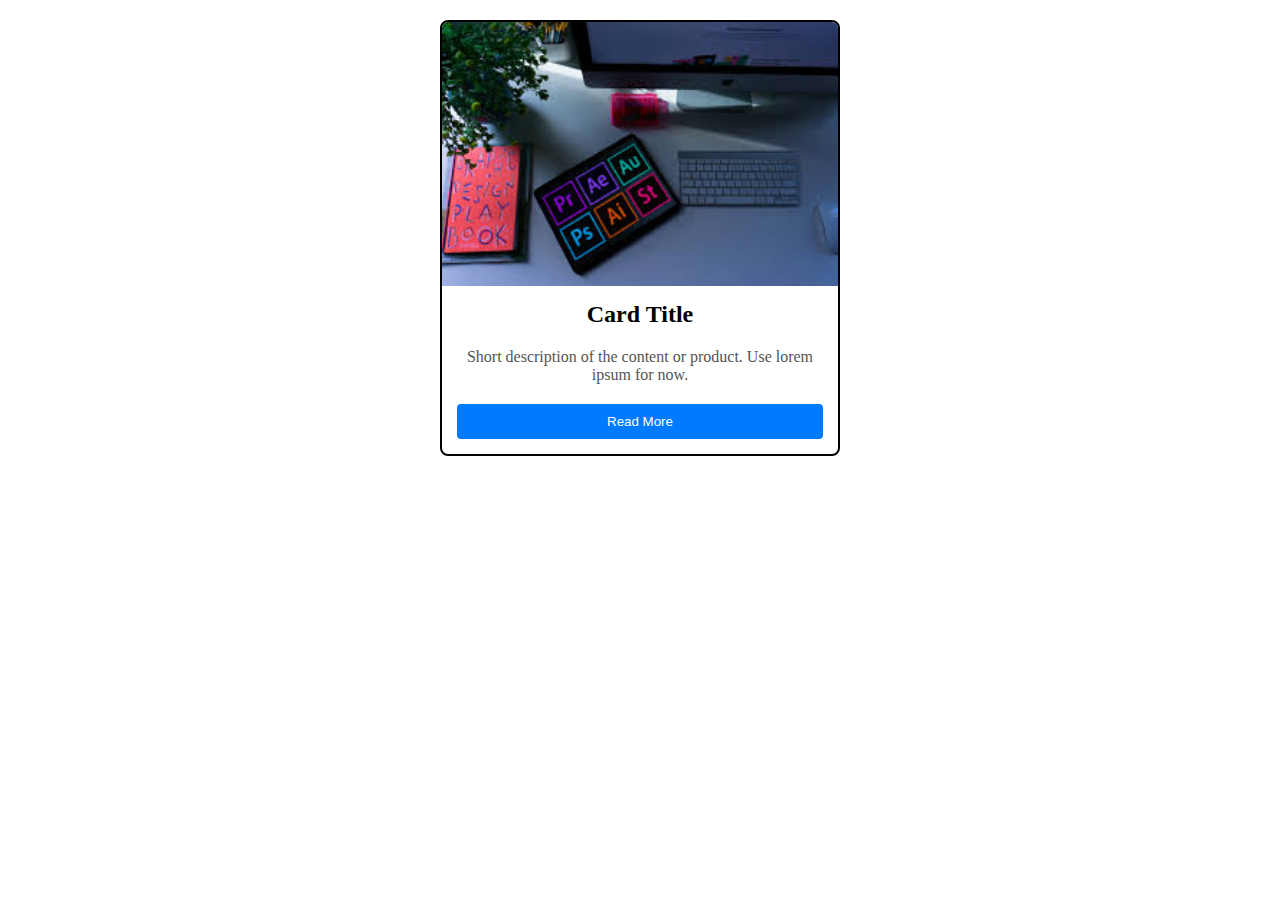
<file: exercise 03 card design (01 card)/index.html>
<!DOCTYPE html>
<html lang="en">

<head>
    <meta charset="UTF-8">
    <meta name="viewport" content="width=device-width, initial-scale=1.0">
    <title>Document</title>
    <link rel="stylesheet" href="style.css">
</head>

<body>
    <div class="card-container">
        <img src="card img.jpg" alt="simple card image">


        <div class="card-content">

            <h2>Card Title</h2>

            <p>Short description of the content or product. Use lorem ipsum for now.</p>

            <button>Read More</button>

        </div>

    </div>


</body>

</html>
</file>
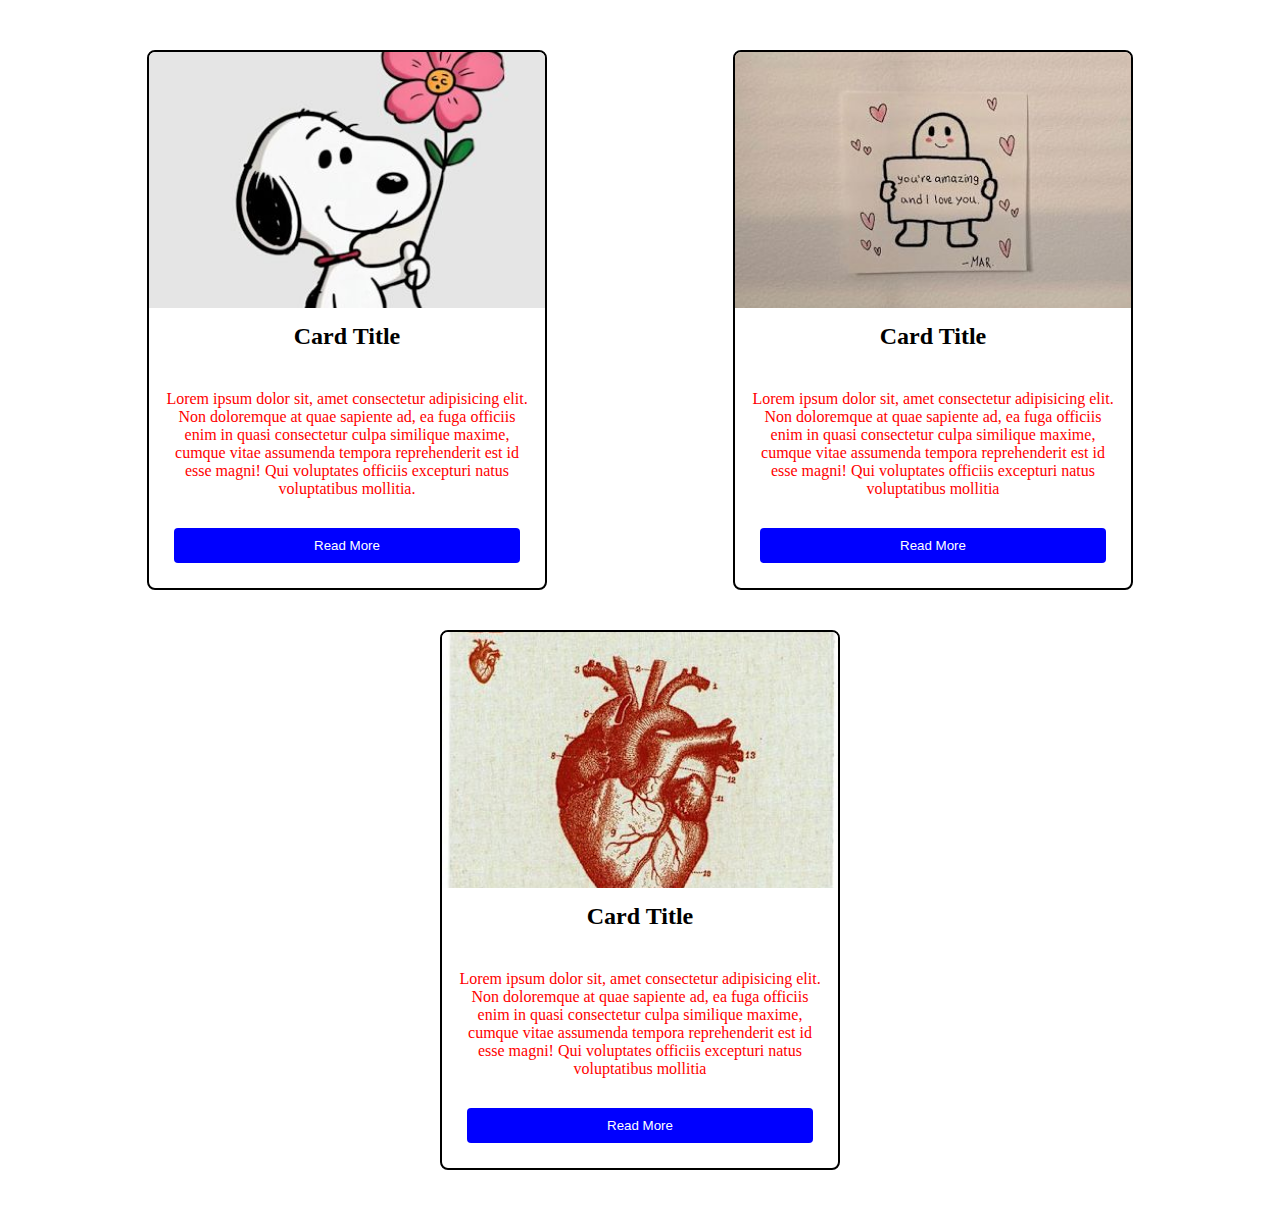
<file: exercise 03 card design (03 cards)/index.html>
<!DOCTYPE html>
<html lang="en">

<head>
    <meta charset="UTF-8">
    <meta name="viewport" content="width=device-width, initial-scale=1.0">
    <title>03 cards desingning in row/column</title>
    <link rel="stylesheet" href="style.css">
</head>

<body>
    <div class="cards-in-rows">
        <div class="card-container">
            <img src="image 01.jpg" alt="local image for cards">

            <div class="card-content">

                <h2>Card Title</h2>

                <p>Lorem ipsum dolor sit, amet consectetur adipisicing elit. Non doloremque at quae sapiente ad, ea fuga
                    officiis enim in quasi consectetur culpa similique maxime, cumque vitae assumenda tempora
                    reprehenderit est id esse magni! Qui voluptates officiis excepturi natus voluptatibus mollitia.</p>

                <button>Read More</button>

            </div>
        </div>

        <div class="card-container">
            <img src="image 02.jpg" alt="local image for crads">

            <div class="card-content">

                <h2>Card Title</h2>

                <p>Lorem ipsum dolor sit, amet consectetur adipisicing elit. Non doloremque at quae sapiente ad, ea fuga
                    officiis enim in quasi consectetur culpa similique maxime, cumque vitae assumenda tempora
                    reprehenderit est id esse magni! Qui voluptates officiis excepturi natus voluptatibus mollitia</p>

                <button>Read More</button>

            </div>
        </div>

        <div class="card-container">
            <img src="image 03.jpg" alt=" local image for cards">

            <div class="card-content">

                <h2>Card Title</h2>

                <p>Lorem ipsum dolor sit, amet consectetur adipisicing elit. Non doloremque at quae sapiente ad, ea fuga
                    officiis enim in quasi consectetur culpa similique maxime, cumque vitae assumenda tempora
                    reprehenderit est id esse magni! Qui voluptates officiis excepturi natus voluptatibus mollitia</p>

                <button>Read More</button>

            </div>
        </div>

    </div>


</body>

</html>
</file>
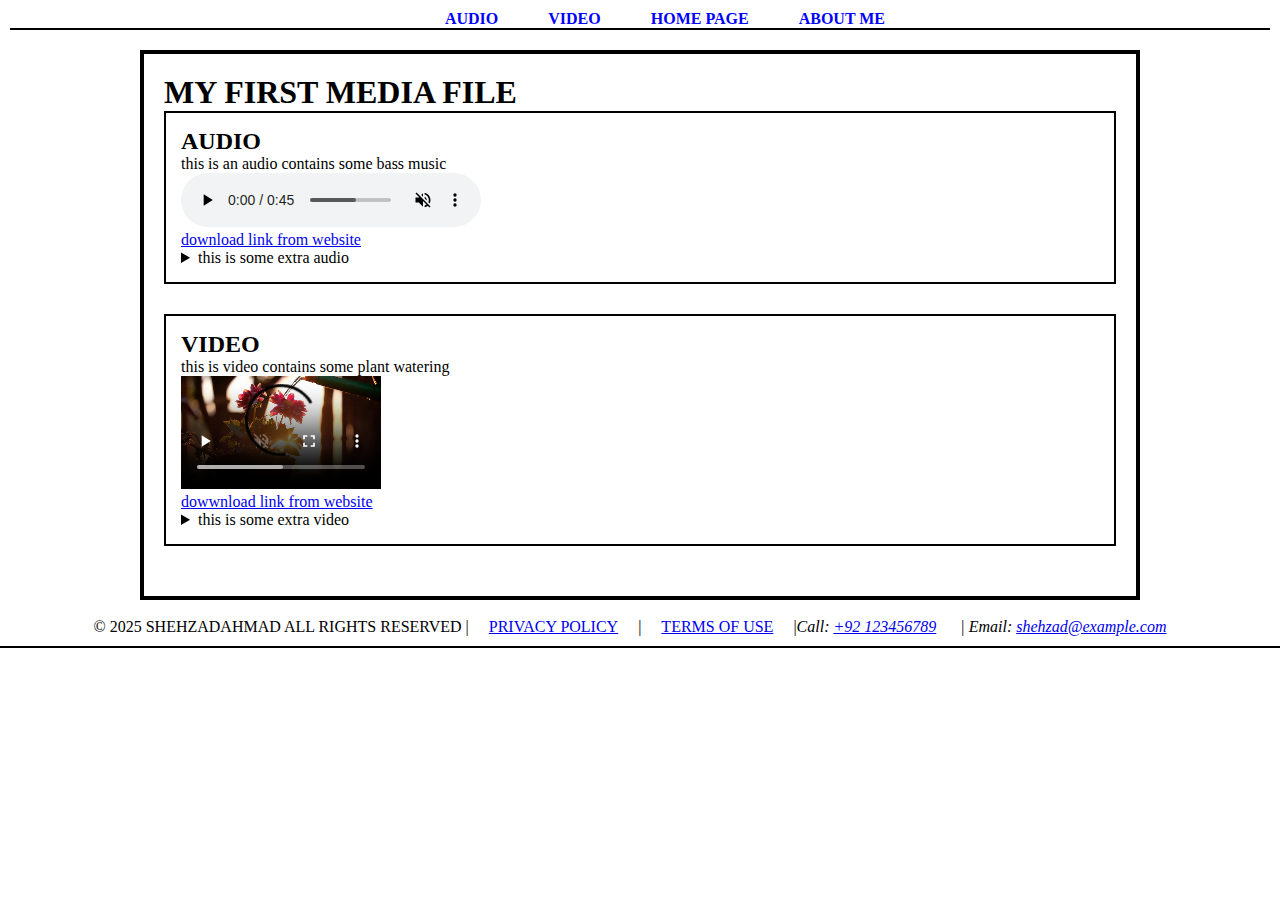
<file: Exercise 1 pure HTML media player-/index.html>
<!DOCTYPE html>
<html lang="en">

<head>
    <meta charset="UTF-8">
    <meta name="viewport" content="width=exercise, initial-scale=1.0">
    <title>exercise 01</title>
    <link rel="stylesheet" href="style for html code.css">
</head>


<body>
    <header>
        <nav>
            <ul>
                <li><a href="#">AUDIO</a></li>

                <li><a href="#">VIDEO</a></li>

                <li><a href="#" target="_blank">HOME PAGE</a></li>

                <li><a href="#" target="_blank"> ABOUT ME </a></li>

            </ul>
        </nav>
    </header>


    <main>
        <h1>MY FIRST MEDIA FILE</h1>
        <section id="audio">
            <h2>AUDIO</h2>
            <p>this is an audio contains some bass music</p>


            <audio src="sample-5.mp3" controls muted loop preload="metadata">Sensational music</audio>
            <div>
                <a href="https://getsamplefiles.com/sample-audio-files/mp3" target="_blank">download link from
                    website</a>
            </div>
            <details>
                <summary>this is some extra audio</summary>
            </details>
        </section>

        <section id="video">
            <h2>VIDEO</h2>
            <p>this is video contains some plant watering </p>
            <video src="sample-5.mp4" controls muted loop width="200" preload="metadata"> Plant watering video</video>
            <div>
                <a href="https://getsamplefiles.com/sample-video-files/mp4#google_vignette" target="_blank">dowwnload
                    link from website</a>
            </div>
            <details>
                <summary>this is some extra video</summary>
            </details>
        </section>
    </main>
    &nbsp;
    <footer>
        &COPY; 2025 SHEHZADAHMAD ALL RIGHTS RESERVED |
        <a href="#">PRIVACY POLICY</a> |
        <a href="#">TERMS OF USE </a> |
        <address>
        Call: <a href="tel:+92123456789">+92 123456789</a> | 
        Email: <a href="mailto:shehzad@example.com">shehzad@example.com</a></address>
   
    



    </footer>










</body>

</html>
</file>
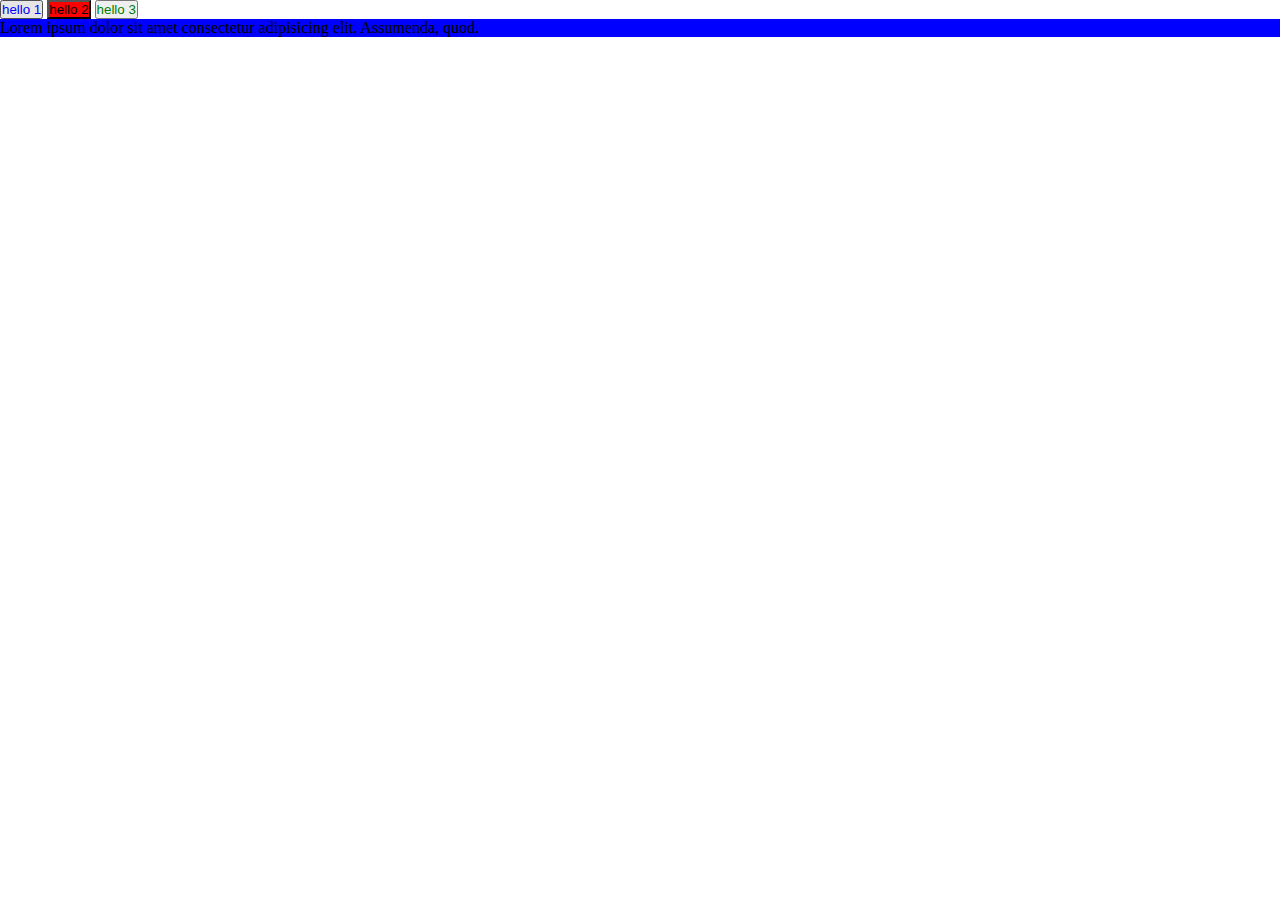
<file: Exercise 4 variable & media query/index.html>
<!DOCTYPE html>
<html lang="en">

<head>
    <meta charset="UTF-8">
    <meta name="viewport" content="width=device-width, initial-scale=1.0">
    <title>Document</title>
    <style>
        * {
            margin: 0;
            padding: 0;
        }






        :root {
            --variable1: blue;
            --variable2: red;
            --variable3: green;
        }


        .hello1 {
            color: var(--variable1);

        }

        .hello2 {
            background-color: var(--variable2);
        }

        .hello3 {
            color: var(--variable3);
        }


        p {
            background-color: var(--variable1);
        }

        @media (max-width:600px) {
            p {
                background-color: green;
            }

            .hello {
                display: flex;
                flex-direction: column;
            }

        }
    </style>
</head>


<body>
    <div class="hello">
        <button class="hello1">hello 1</button>
        <button class="hello2">hello 2</button>
        <button class="hello3">hello 3</button>

    </div>
    <p>Lorem ipsum dolor sit amet consectetur adipisicing elit. Assumenda, quod.</p>
</body>

</html>
</file>
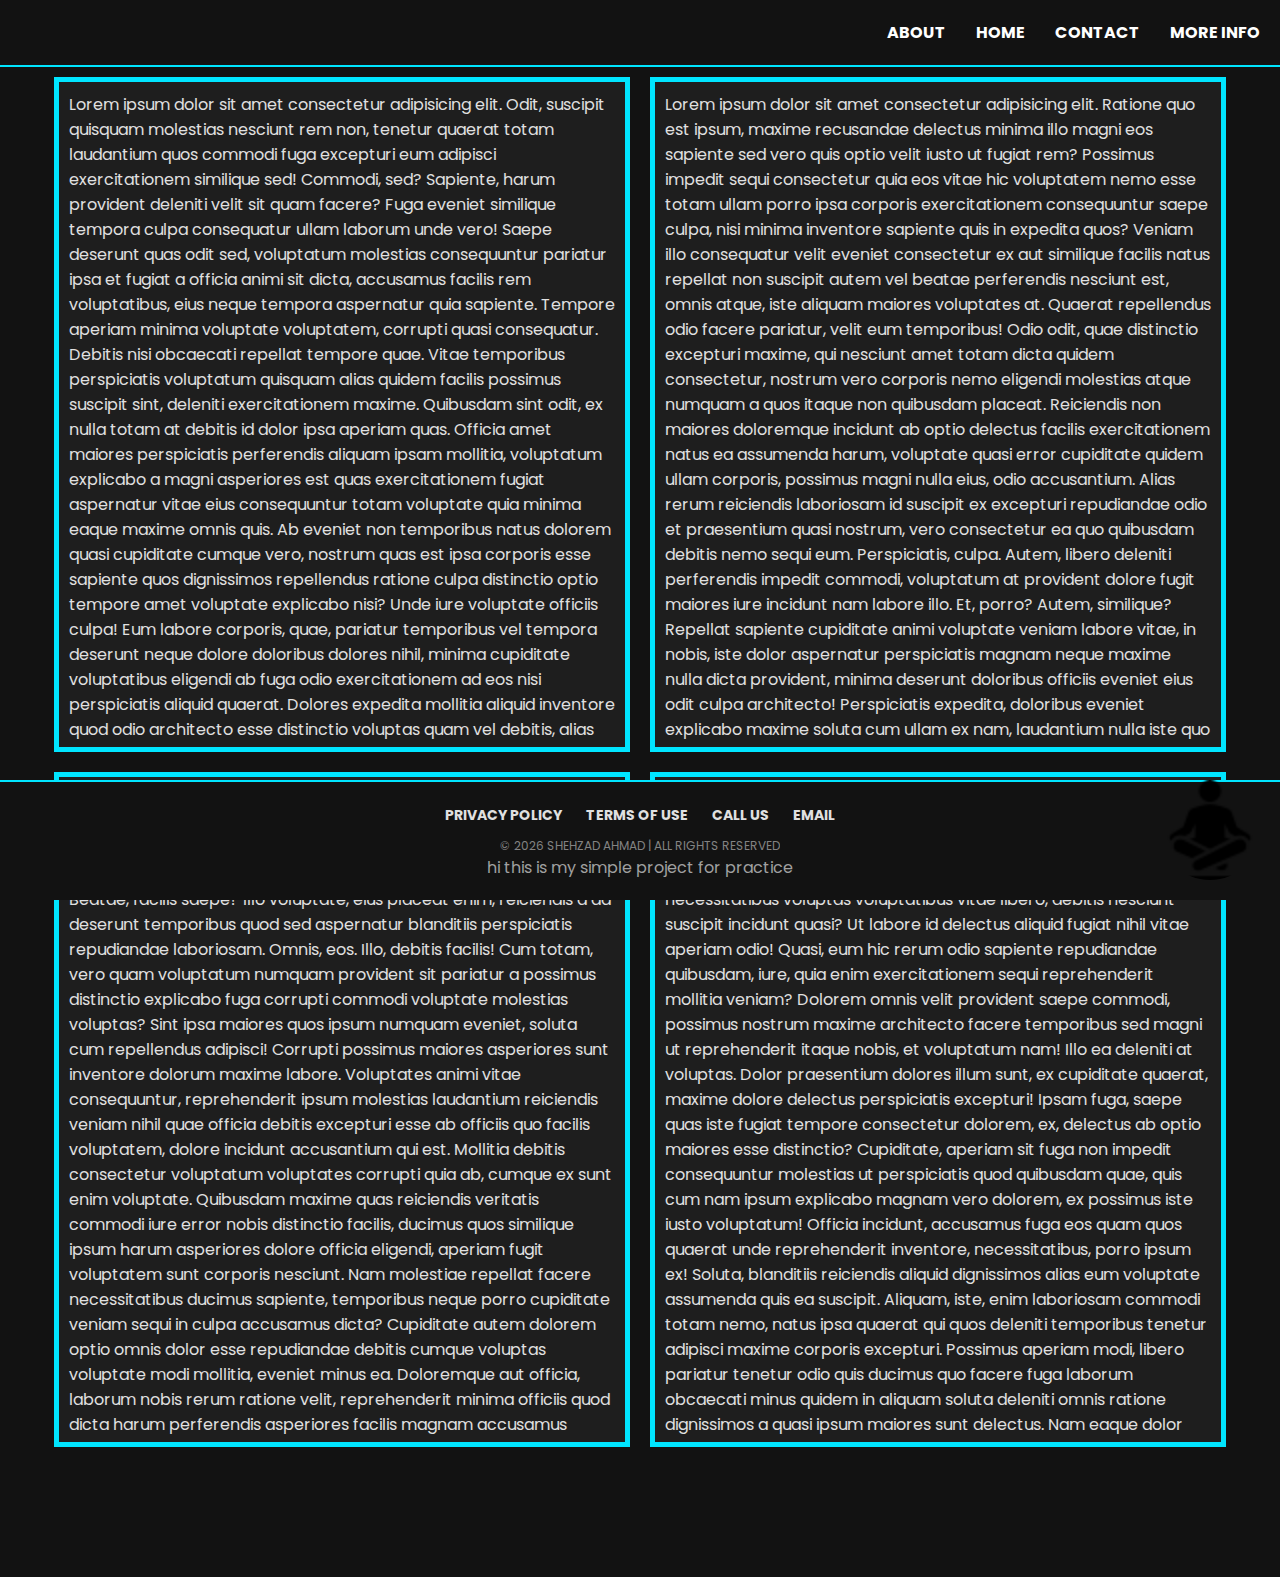
<file: Exercise 5 simple layout design/index.html>
<!DOCTYPE html>
<html lang="en">

<head>
    <meta charset="UTF-8">
    <meta name="viewport" content="width=device-width, initial-scale=1.0">
    <title>simple layout design</title>
    <link rel="preconnect" href="https://fonts.googleapis.com">
    <link rel="preconnect" href="https://fonts.gstatic.com" crossorigin>
    <link
        href="https://fonts.googleapis.com/css2?family=Fira+Code:wght@300..700&family=Poppins:ital,wght@0,100;0,200;0,300;0,400;0,500;0,600;0,700;0,800;0,900;1,100;1,200;1,300;1,400;1,500;1,600;1,700;1,800;1,900&display=swap"
        rel="stylesheet">
    <link rel="stylesheet" href="style.css">
</head>

<body>
    <header>
        <nav>
            <ul class="navbar">
                <li><a href="#" target="_blank">ABOUT</a></li>
                <li><a href="#" target="_blank">HOME</a></li>
                <li><a href="#" target="_blank">CONTACT</a></li>
                <li><a href="#" target="_blank">MORE INFO</a></li>

            </ul>
        </nav>
    </header>

    <main>

        <div class="boxes">
            <div class=" box box1">

                <p>
                    Lorem ipsum dolor sit amet consectetur adipisicing elit. Odit, suscipit quisquam molestias nesciunt
                    rem
                    non, tenetur quaerat totam laudantium quos commodi fuga excepturi eum adipisci exercitationem
                    similique
                    sed! Commodi, sed? Sapiente, harum provident deleniti velit sit quam facere? Fuga eveniet similique
                    tempora culpa consequatur ullam laborum unde vero! Saepe deserunt quas odit sed, voluptatum
                    molestias
                    consequuntur pariatur ipsa et fugiat a officia animi sit dicta, accusamus facilis rem voluptatibus,
                    eius
                    neque tempora aspernatur quia sapiente. Tempore aperiam minima voluptate voluptatem, corrupti quasi
                    consequatur. Debitis nisi obcaecati repellat tempore quae. Vitae temporibus perspiciatis voluptatum
                    quisquam alias quidem facilis possimus suscipit sint, deleniti exercitationem maxime. Quibusdam sint
                    odit, ex nulla totam at debitis id dolor ipsa aperiam quas. Officia amet maiores perspiciatis
                    perferendis aliquam ipsam mollitia, voluptatum explicabo a magni asperiores est quas exercitationem
                    fugiat aspernatur vitae eius consequuntur totam voluptate quia minima eaque maxime omnis quis. Ab
                    eveniet non temporibus natus dolorem quasi cupiditate cumque vero, nostrum quas est ipsa corporis
                    esse
                    sapiente quos dignissimos repellendus ratione culpa distinctio optio tempore amet voluptate
                    explicabo
                    nisi? Unde iure voluptate officiis culpa! Eum labore corporis, quae, pariatur temporibus vel tempora
                    deserunt neque dolore doloribus dolores nihil, minima cupiditate voluptatibus eligendi ab fuga odio
                    exercitationem ad eos nisi perspiciatis aliquid quaerat. Dolores expedita mollitia aliquid inventore
                    quod odio architecto esse distinctio voluptas quam vel debitis, alias officia quis delectus hic
                    laudantium. Dolor, neque dolores eveniet similique et debitis quos itaque ipsam corrupti eius
                    placeat
                    officia aperiam dicta ut esse deserunt soluta reprehenderit laboriosam molestias repellat distinctio
                    amet! Recusandae optio, architecto quisquam fugit magni cum iste in voluptatibus voluptatem ipsum
                    aut
                    quas atque est ullam, tempora doloribus cumque. Quisquam eaque, assumenda fugiat sit atque
                    cupiditate
                    maxime sed nam ex adipisci incidunt ullam fugit odit, ad id numquam consequatur. Officiis illo
                    similique
                    earum, voluptatum sequi facilis?
                </p>
            </div>



            <div class=" box box2">
                <p>Lorem ipsum dolor sit amet consectetur adipisicing elit. Ratione quo est ipsum, maxime
                    recusandae delectus minima illo magni eos sapiente sed vero quis optio velit iusto ut fugiat rem?
                    Possimus impedit sequi consectetur quia eos vitae hic voluptatem nemo esse totam ullam porro ipsa
                    corporis exercitationem consequuntur saepe culpa, nisi minima inventore sapiente quis in expedita
                    quos?
                    Veniam illo consequatur velit eveniet consectetur ex aut similique facilis natus repellat non
                    suscipit
                    autem vel beatae perferendis nesciunt est, omnis atque, iste aliquam maiores voluptates at. Quaerat
                    repellendus odio facere pariatur, velit eum temporibus! Odio odit, quae distinctio excepturi maxime,
                    qui
                    nesciunt amet totam dicta quidem consectetur, nostrum vero corporis nemo eligendi molestias atque
                    numquam a quos itaque non quibusdam placeat. Reiciendis non maiores doloremque incidunt ab optio
                    delectus facilis exercitationem natus ea assumenda harum, voluptate quasi error cupiditate quidem
                    ullam
                    corporis, possimus magni nulla eius, odio accusantium. Alias rerum reiciendis laboriosam id suscipit
                    ex
                    excepturi repudiandae odio et praesentium quasi nostrum, vero consectetur ea quo quibusdam debitis
                    nemo
                    sequi eum. Perspiciatis, culpa. Autem, libero deleniti perferendis impedit commodi, voluptatum at
                    provident dolore fugit maiores iure incidunt nam labore illo. Et, porro? Autem, similique? Repellat
                    sapiente cupiditate animi voluptate veniam labore vitae, in nobis, iste dolor aspernatur
                    perspiciatis
                    magnam neque maxime nulla dicta provident, minima deserunt doloribus officiis eveniet eius odit
                    culpa
                    architecto! Perspiciatis expedita, doloribus eveniet explicabo maxime soluta cum ullam ex nam,
                    laudantium nulla iste quo possimus praesentium cumque dolores eaque illo consectetur, temporibus
                    aperiam
                    accusamus exercitationem quidem qui! Exercitationem possimus facilis, ullam deleniti voluptates fuga
                    delectus veniam quis dolores necessitatibus architecto ex inventore natus nesciunt recusandae
                    nostrum
                    iusto. Inventore suscipit ipsa dolorum nostrum modi maxime amet maiores est, debitis perspiciatis
                    corporis explicabo architecto repellendus, officiis cupiditate nam accusamus! Reiciendis vel
                    delectus
                    corporis est ea doloribus odit quaerat sed nulla.
                </p>
            </div>

            <div class=" box box3">
                <p>Lorem ipsum dolor sit amet consectetur adipisicing elit. Accusamus voluptas nemo nulla,
                    reprehenderit quidem ullam cupiditate deserunt adipisci minus nam unde sint, iure est repellendus
                    natus
                    odit enim dolore laudantium voluptatum vitae omnis, consequuntur eaque. Beatae, facilis saepe? Illo
                    voluptate, eius placeat enim, reiciendis a ad deserunt temporibus quod sed aspernatur blanditiis
                    perspiciatis repudiandae laboriosam. Omnis, eos. Illo, debitis facilis! Cum totam, vero quam
                    voluptatum
                    numquam provident sit pariatur a possimus distinctio explicabo fuga corrupti commodi voluptate
                    molestias
                    voluptas? Sint ipsa maiores quos ipsum numquam eveniet, soluta cum repellendus adipisci! Corrupti
                    possimus maiores asperiores sunt inventore dolorum maxime labore. Voluptates animi vitae
                    consequuntur,
                    reprehenderit ipsum molestias laudantium reiciendis veniam nihil quae officia debitis excepturi esse
                    ab
                    officiis quo facilis voluptatem, dolore incidunt accusantium qui est. Mollitia debitis consectetur
                    voluptatum voluptates corrupti quia ab, cumque ex sunt enim voluptate. Quibusdam maxime quas
                    reiciendis
                    veritatis commodi iure error nobis distinctio facilis, ducimus quos similique ipsum harum asperiores
                    dolore officia eligendi, aperiam fugit voluptatem sunt corporis nesciunt. Nam molestiae repellat
                    facere
                    necessitatibus ducimus sapiente, temporibus neque porro cupiditate veniam sequi in culpa accusamus
                    dicta? Cupiditate autem dolorem optio omnis dolor esse repudiandae debitis cumque voluptas voluptate
                    modi mollitia, eveniet minus ea. Doloremque aut officia, laborum nobis rerum ratione velit,
                    reprehenderit minima officiis quod dicta harum perferendis asperiores facilis magnam accusamus
                    ipsam! Ut
                    veritatis magnam deleniti. Atque eius repudiandae voluptates doloribus blanditiis, nihil sint
                    perferendis! Eligendi accusamus quia dolores ex voluptatum sapiente et optio, blanditiis ipsam.
                    Commodi
                    consequatur cupiditate enim deserunt porro itaque magnam omnis qui dolores minus, reprehenderit
                    fugiat
                    nulla, necessitatibus harum fuga. Aliquam, dolores. Consequuntur, harum illo. Accusantium, nulla
                    vero.
                    Atque numquam suscipit voluptatum veniam quas veritatis. Dolores quidem totam vel eveniet fugiat
                    quibusdam distinctio laudantium molestias officia, asperiores rerum nihil quaerat autem. Nulla quam
                    a
                    sint dolorem labore. Autem, a ducimus.</p>

            </div>
            <div class=" box box4">

                <p>Lorem ipsum, dolor sit amet consectetur adipisicing elit. Dolorum aliquam natus sunt
                    fugit neque asperiores ducimus aliquid ea ullam expedita, harum, blanditiis suscipit illum? Corrupti
                    corporis laborum eaque exercitationem minus magnam facilis neque sint est necessitatibus voluptas
                    voluptatibus vitae libero, debitis nesciunt suscipit incidunt quasi? Ut labore id delectus aliquid
                    fugiat nihil vitae aperiam odio! Quasi, eum hic rerum odio sapiente repudiandae quibusdam, iure,
                    quia
                    enim exercitationem sequi reprehenderit mollitia veniam? Dolorem omnis velit provident saepe
                    commodi,
                    possimus nostrum maxime architecto facere temporibus sed magni ut reprehenderit itaque nobis, et
                    voluptatum nam! Illo ea deleniti at voluptas. Dolor praesentium dolores illum sunt, ex cupiditate
                    quaerat, maxime dolore delectus perspiciatis excepturi! Ipsam fuga, saepe quas iste fugiat tempore
                    consectetur dolorem, ex, delectus ab optio maiores esse distinctio? Cupiditate, aperiam sit fuga non
                    impedit consequuntur molestias ut perspiciatis quod quibusdam quae, quis cum nam ipsum explicabo
                    magnam
                    vero dolorem, ex possimus iste iusto voluptatum! Officia incidunt, accusamus fuga eos quam quos
                    quaerat
                    unde reprehenderit inventore, necessitatibus, porro ipsum ex! Soluta, blanditiis reiciendis aliquid
                    dignissimos alias eum voluptate assumenda quis ea suscipit. Aliquam, iste, enim laboriosam commodi
                    totam
                    nemo, natus ipsa quaerat qui quos deleniti temporibus tenetur adipisci maxime corporis excepturi.
                    Possimus aperiam modi, libero pariatur tenetur odio quis ducimus quo facere fuga laborum obcaecati
                    minus
                    quidem in aliquam soluta deleniti omnis ratione dignissimos a quasi ipsum maiores sunt delectus. Nam
                    eaque dolor pariatur unde? Nostrum aspernatur iure cum autem odio sed vel vitae est? Quos quam quas
                    officiis in. Corporis deserunt laudantium eligendi ducimus eos non fugiat et, adipisci, dolor iusto
                    corrupti! Illum maiores impedit laborum, iste eaque magni labore fugit obcaecati odio, repudiandae
                    similique tempora nobis fugiat? Odit iste nihil dignissimos magni, eligendi et assumenda dolorum
                    deserunt, vel, id cumque similique architecto modi? Consequuntur dicta minus aut quasi harum
                    repellendus
                    tempore?
            </div>
            </p>
        </div>
    </main>
    <img src="image.png" alt="floating icons8-floating-guru-50" width="100">

    <footer>
        <div class="main-content">
            <div class="footer-links">

                <a href="#">PRIVACY POLICY</a>
                <a href="#">TERMS OF USE</a>
                <a href="tel:+92123456789">CALL US</a>
                <a href="mailto:shehzad@example.com">EMAIL</a>

            </div>

            <P class="copyright">
                &copy; 2026 SHEHZAD AHMAD | ALL RIGHTS RESERVED

            </P>
            <p>hi this is my simple project for practice</p>

        </div>
    </footer>




</body>

</html>
</file>
<file: exercise 03 card design (01 card)/style.css>
/* style.css */
* {
    margin: 0;
    padding: 0;
    box-sizing: border-box;
}

.card-container {
    border: 2px solid black;
    width: 400px;
    /* height: 500px; Thodi height badha di taaki flex-grow ka asar dikhe */
    border-radius: 8px;
    display: flex;
    flex-direction: column; 
    overflow: hidden; /* Important: Corner radius dikhane ke liye */
    margin: 20px auto; /* Card ko page ke center mein dikhane ke liye */
}

img {
    width: 100%;
    height: 50%; /* Image ko 50% height de di */
    object-fit: cover;
}

.card-content {
    display: flex;
    flex-direction: column;
    padding: 15px;
    /* ⚠️ Button ko center karne ke liye: */
    text-align: center; 
}

.card-content h2 {
    margin-bottom: 10px;
}

.card-content p {
    flex-grow: 1; /* ⚠️ Yeh description poori khaali jagah fill karega */
    margin: 10px 0 20px 0; /* Upar, Neeche margin */
    color: #555;
}

.card-content button {
    padding: 10px 20px;
    border: none;
    background-color: #007bff;
    color: white;
    border-radius: 4px;
    cursor: pointer;
}
</file>
<file: exercise 03 card design (03 cards)/style.css>
* {
    margin: 0;
    padding: 0;
    box-sizing: border-box;
}

.cards-in-rows {
    display: flex;
    justify-content: space-between;
    gap: 20px;
    width: 90%;
    margin: 40px auto;
    flex-wrap: wrap;

}

.card-container {
    width: 400px;
    border-radius: 8px;
    border: 2px solid black;
    overflow: hidden;
    display: flex;
    flex-direction: column;
    margin: 10px auto;
}

img {
    width: 100%;
    height: 20vw;
    object-fit: cover;
}

.card-content {
    display: flex;
    flex-direction: column;
    padding: 15px;
    text-align: center;
}

h2 {
    margin-bottom: 20px;
}

p {
    flex-grow: 1;
    margin: 20px 0 20px 0;
    color: red;
}

button {
    background-color: blue;
    color: white;
    border-radius: 4px;
    border: none;
    margin: 10px;
    padding: 10px;
    cursor: pointer;

}

@media (max-width:600px) {
    .cards-in-rows {
        justify-content: center;
    }

    .card-container {
        width: 90vw;
        margin-bottom: 20px;
    }
}
</file>
<file: Exercise 1 pure HTML media player-/style for html code.css>
* {
   margin: 0;
   padding: 0;
   /* Yeh line add karna zaroori hai */
   box-sizing: border-box;
}

body {
   padding: 10px;
   border-bottom: 2px solid black;
   ;
}

header {
   margin-bottom: 20px;
   border-bottom: 2px solid black;
}

main {
   max-width: 1000px;
   margin: auto;
   padding: 20px;
   border: 4px solid black;
}

section {
   padding: 15px;
   margin-bottom: 30px;
   border: 2px solid black;
}

header ul {
   display: flex;
   justify-content: center;

}

header ul li {
   margin-left: 50px;
   list-style: none;
}

header ul li a {
   color: blue;
   text-decoration: none;
   font-weight: bold;
 
}

footer {
   display: flex;
   justify-content: center;
} 

footer a{
   margin-left: 20px;
   margin-right: 20px;
}
footer address a {
   margin-left: 0; 
}
</file>
<file: Exercise 5 simple layout design/style.css>
* {
         margin: 0;
         padding: 0;
         box-sizing: border-box;
     }

     :root {

         --main-background-color: #121212;
         --text-color: #e0e0e0;
         --text-muted: #a0a0a0;
         --accent-color: #00e5ff;
         --box-background: #1e1e1e;



     }

     body {
         background-color: var(--main-background-color);
         color: var(--text-color);
         font-family: "poppins", monospace;
         /* padding-bottom: 100px; */

     }

     header {
         position: sticky;
         top: 0;
         z-index: 1000;
     }



     .navbar {
         display: flex;
         gap: 30px;
         padding: 20px;
         background-color: var(--main-background-color);
         border-bottom: 2px solid var(--accent-color);
         justify-content: flex-end;

     }

     .navbar li a:hover {
         color: var(--accent-color);
     }

     ul {
         list-style: none;

     }

     a {
         text-decoration: none;
         color: white;
         font-weight: bold;

     }

     .boxes {
         display: flex;
         flex-wrap: wrap;
         justify-content: center;
     }



     .box {
         background-color: var(--box-background);
         width: 45%;
         margin: 10px;
         padding: 10px;
         border: 5px solid var(--accent-color);
         text-align: left;
         overflow: hidden;
         height: 75vh;   
         position: relative;
     }


     .box p {
         margin: 0;
         position: relative;
         top: 0;
     }


      .box:hover p {
         transform: translatey(-70%);
         transition: 40s linear;
     } 

     img {
         position: fixed;
         bottom: 20px;
         right: 20px;
         border-radius: 50%;
         cursor: pointer;
         z-index: 999;

     }

     footer {
         background-color: var(--main-background-color);
         color: var(--text-muted);
         border-top: 2px solid var(--accent-color);
         text-align: center;
         padding: 20px;
         position: sticky;
         bottom: 0;

     }

     .footer-links a {
         color: var(--text-color);
         margin: 0 10px;
         text-decoration: none;
         font-weight: bold;
         font-size: 14px;
     }

     .footer-links a:hover {
         color: var(--accent-color);

     }

     .copyright {
         margin-top: 10px;
         font-size: 12px;
         opacity: 0.8;
     }

     @media screen and (max-width: 768px) {

         .box {
             width: 100%;
             margin: 10px 0;
         }

         .navbar {
             flex-direction: column;
             gap: 10px;
             text-align: center;
         }

     }
</file>
